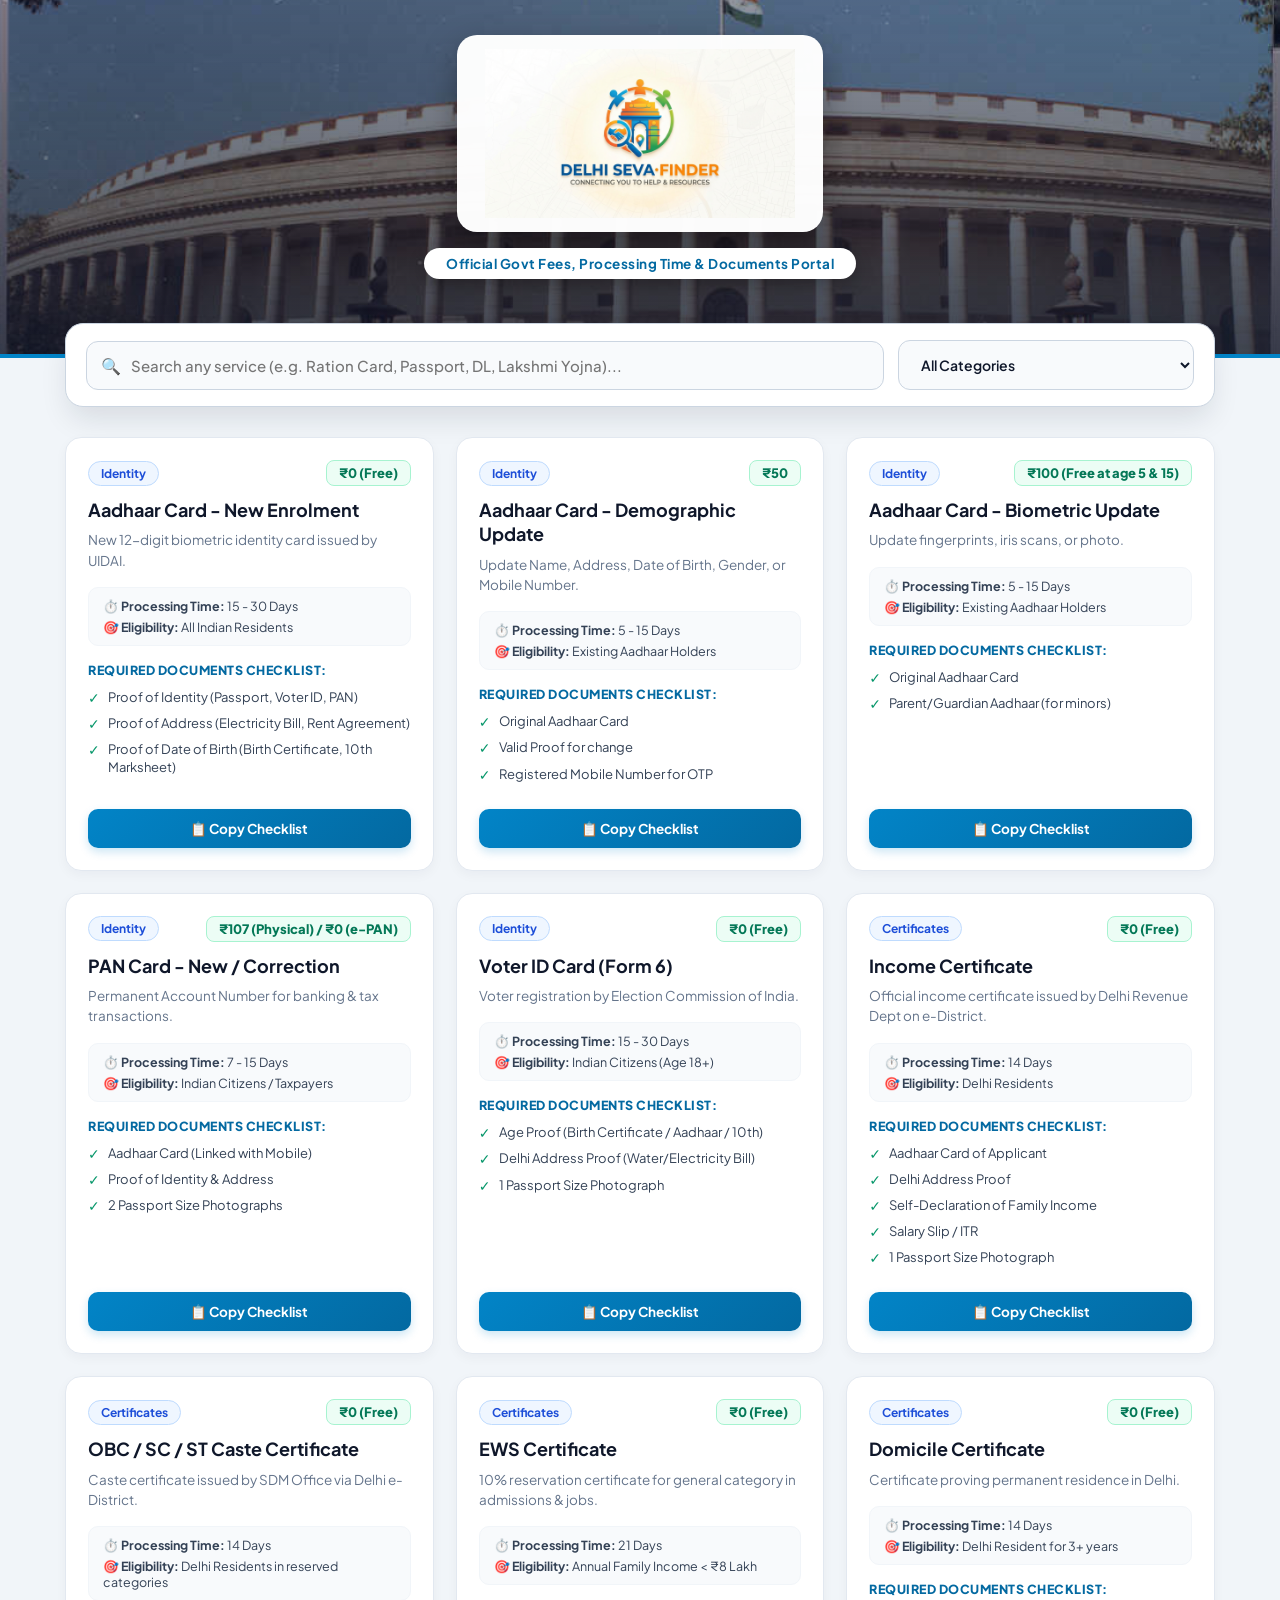
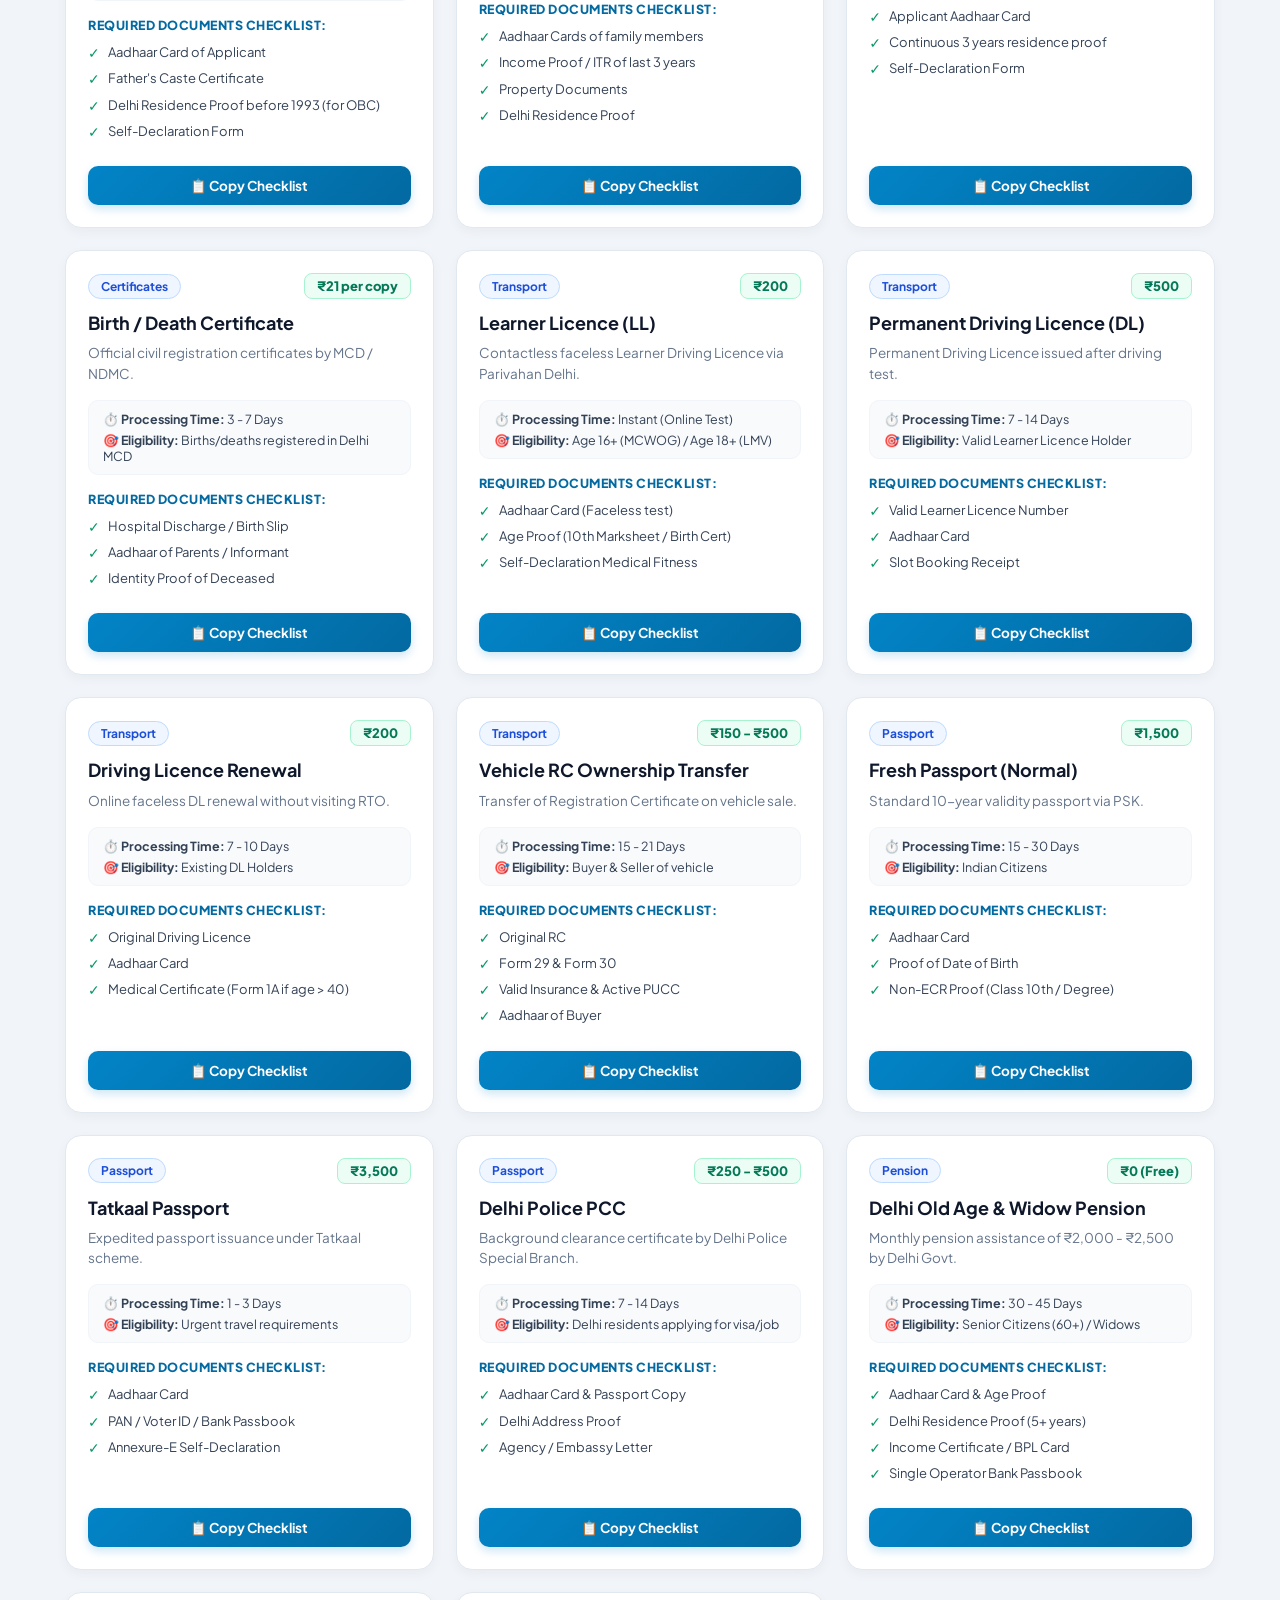
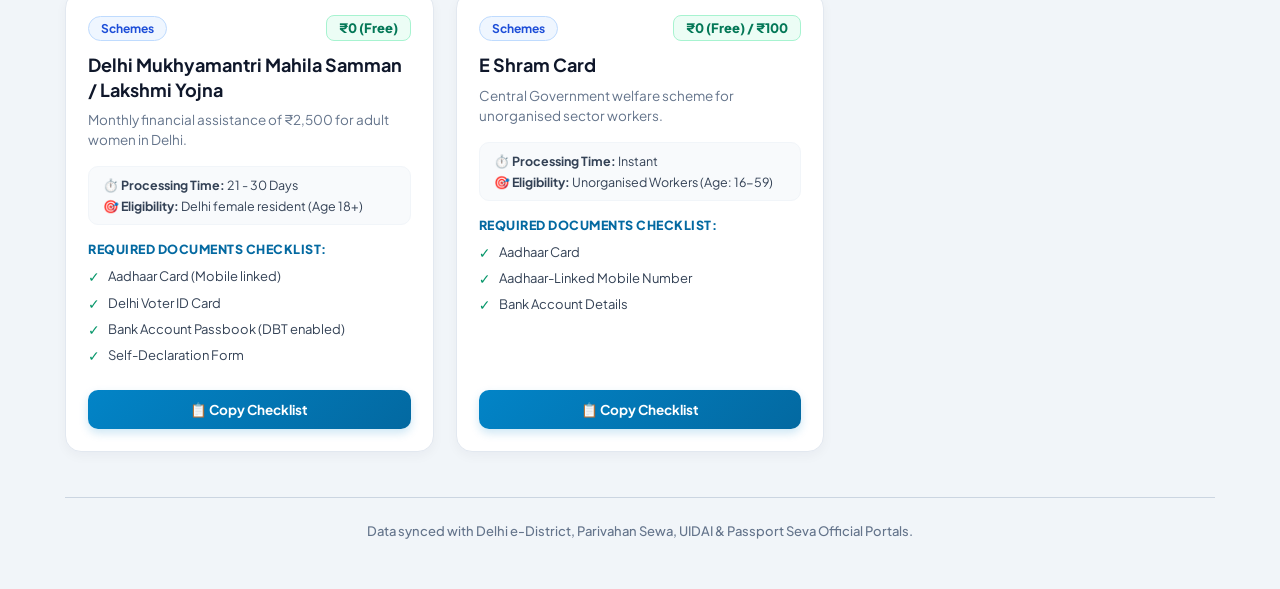
<file: index.html>
<!DOCTYPE html>
<html lang="hi">
<head>
  <meta charset="UTF-8">
  <meta name="google-site-verification" content="google2bc5ee1a9f538f76" />
  <meta name="viewport" content="width=device-width, initial-scale=1.0">
  <title>Delhi Seva Finder - Official Government Services & Documents</title>
  <link rel="icon" href="logo.png">
  <link rel="preconnect" href="https://fonts.googleapis.com">
  <link rel="preconnect" href="https://fonts.gstatic.com" crossorigin>
  <link href="https://fonts.googleapis.com/css2?family=Plus+Jakarta+Sans:wght@400;500;600;700;800&display=swap" rel="stylesheet">
  
  <style>
    * { box-sizing: border-box; margin: 0; padding: 0; font-family: 'Plus Jakarta Sans', system-ui, -apple-system, sans-serif; }
    
    body { 
      background-color: #f1f5f9;
      color: #0f172a;
      min-height: 100vh;
    }

    /* Custom Uploaded Parliament Landscape Banner */
    .hero-banner {
      width: 100%;
      background: linear-gradient(180deg, rgba(15, 23, 42, 0.45) 0%, rgba(15, 23, 42, 0.8) 100%), 
                  url('parliament.jpg') no-repeat center 30%;
      background-size: cover;
      padding: 35px 15px 75px 15px;
      text-align: center;
      position: relative;
      border-bottom: 4px solid #0284c7;
    }

    .brand-logo-card {
      background: rgba(255, 255, 255, 0.98);
      padding: 14px 28px;
      border-radius: 20px;
      box-shadow: 0 15px 35px rgba(0, 0, 0, 0.35);
      margin-bottom: 12px;
      display: inline-block;
    }

    .brand-logo {
      width: 100%;
      max-width: 310px;
      height: auto;
      display: block;
    }

    .header-tagline {
      display: inline-block;
      background: #ffffff;
      color: #0369a1;
      font-size: 13.5px;
      font-weight: 700;
      letter-spacing: 0.5px;
      padding: 7px 22px;
      border-radius: 30px;
      box-shadow: 0 6px 16px rgba(0, 0, 0, 0.25);
    }

    .container { 
      max-width: 1180px; 
      margin: -35px auto 50px auto; 
      padding: 0 15px; 
      position: relative;
      z-index: 10;
    }

    .controls-wrapper {
      background: #ffffff;
      border: 1.5px solid #cbd5e1;
      border-radius: 18px;
      padding: 16px 20px;
      margin-bottom: 30px;
      box-shadow: 0 15px 30px -5px rgba(15, 23, 42, 0.12);
      display: flex;
      flex-wrap: wrap;
      gap: 14px;
      align-items: center;
      justify-content: space-between;
    }

    .search-box {
      flex: 1;
      min-width: 280px;
      position: relative;
    }

    .search-input { 
      width: 100%;
      padding: 14px 16px 14px 44px; 
      background: #f8fafc; 
      border: 1.5px solid #cbd5e1; 
      border-radius: 12px; 
      color: #0f172a; 
      font-size: 15px; 
      font-weight: 500;
      outline: none; 
      transition: all 0.2s ease;
    }

    .search-input:focus { 
      border-color: #0284c7; 
      background: #ffffff;
      box-shadow: 0 0 0 4px rgba(2, 132, 199, 0.12);
    }

    .search-icon {
      position: absolute;
      left: 15px;
      top: 50%;
      transform: translateY(-50%);
      color: #64748b;
      font-size: 16px;
    }

    .category-select { 
      padding: 14px 18px; 
      background: #f8fafc; 
      border: 1.5px solid #cbd5e1; 
      border-radius: 12px; 
      color: #0f172a; 
      font-size: 14px; 
      font-weight: 600;
      outline: none; 
      cursor: pointer;
    }

    .category-select:focus {
      border-color: #0284c7;
      background: #fff;
    }

    .grid { display: grid; grid-template-columns: repeat(auto-fill, minmax(340px, 1fr)); gap: 22px; }
    
    .card { 
      background: #ffffff; 
      border: 1px solid #e2e8f0; 
      border-radius: 16px; 
      padding: 22px; 
      display: flex; 
      flex-direction: column; 
      justify-content: space-between; 
      box-shadow: 0 4px 12px rgba(15, 23, 42, 0.04);
      transition: transform 0.2s ease, box-shadow 0.2s ease;
    }

    .card:hover { 
      transform: translateY(-4px); 
      box-shadow: 0 16px 30px -8px rgba(15, 23, 42, 0.1); 
    }
    
    .card-top { display: flex; justify-content: space-between; align-items: center; margin-bottom: 12px; }
    
    .badge { 
      background: #eff6ff; 
      color: #1d4ed8; 
      font-size: 12px; 
      padding: 4px 12px; 
      border-radius: 20px; 
      font-weight: 700;
      border: 1px solid #bfdbfe;
    }

    .fee-tag { 
      background: #ecfdf5; 
      color: #047857; 
      font-size: 13px; 
      padding: 4px 12px; 
      border-radius: 8px; 
      font-weight: 800;
      border: 1px solid #a7f3d0;
    }
    
    .card h3 { 
      font-size: 18px; 
      font-weight: 700;
      color: #0f172a; 
      margin-bottom: 8px; 
      line-height: 1.35;
    }

    .desc { 
      font-size: 13.5px; 
      color: #64748b; 
      margin-bottom: 16px; 
      line-height: 1.5; 
    }
    
    .meta-box { 
      background: #f8fafc; 
      border: 1px solid #f1f5f9;
      padding: 10px 14px; 
      border-radius: 10px; 
      font-size: 12.5px; 
      color: #334155; 
      margin-bottom: 16px; 
    }

    .meta-box div { margin-bottom: 5px; }
    .meta-box div:last-child { margin-bottom: 0; }
    
    .doc-section h4 { 
      font-size: 12.5px; 
      color: #0369a1; 
      text-transform: uppercase; 
      margin-bottom: 10px; 
      letter-spacing: 0.5px; 
      font-weight: 800;
    }

    .doc-list { list-style: none; font-size: 13px; color: #334155; }
    .doc-list li { margin-bottom: 8px; position: relative; padding-left: 20px; line-height: 1.4; }
    .doc-list li::before { 
      content: "✓"; 
      position: absolute; 
      left: 0; 
      color: #059669; 
      font-weight: 900; 
      font-size: 14px;
    }
    
    .copy-btn { 
      margin-top: 18px; 
      width: 100%; 
      background: linear-gradient(135deg, #0284c7 0%, #0369a1 100%); 
      color: #ffffff; 
      border: none; 
      padding: 11px 16px; 
      border-radius: 10px; 
      cursor: pointer; 
      font-size: 13.5px; 
      font-weight: 700;
      box-shadow: 0 4px 10px rgba(2, 132, 199, 0.2);
    }

    footer { 
      text-align: center; 
      margin-top: 45px; 
      border-top: 1px solid #cbd5e1; 
      padding-top: 25px; 
      color: #64748b; 
      font-size: 13px; 
      font-weight: 500;
    }
  </style>
</head>
<body>

  <!-- Uploaded Parliament Landscape Banner -->
  <header class="hero-banner">
    <div class="brand-logo-card">
      <img src="logo.png" alt="Delhi Seva Finder Logo" class="brand-logo">
    </div>
    <div>
      <span class="header-tagline">Official Govt Fees, Processing Time & Documents Portal</span>
    </div>
  </header>

  <div class="container">
    <div class="controls-wrapper">
      <div class="search-box">
        <span class="search-icon">🔍</span>
        <input type="text" id="searchInput" class="search-input" placeholder="Search any service (e.g. Ration Card, Passport, DL, Lakshmi Yojna)..." oninput="renderServices()">
      </div>
      
      <select id="categorySelect" class="category-select" onchange="renderServices()">
        <option value="All">All Categories</option>
        <option value="Identity">Identity (Aadhaar / PAN / Voter)</option>
        <option value="Certificates">Certificates (Caste / Income / EWS)</option>
        <option value="Transport">Transport (DL / RC)</option>
        <option value="Passport">Passport & PCC</option>
        <option value="Pension">Pension</option>
        <option value="Schemes">Schemes & Welfare</option>
      </select>
    </div>

    <div id="serviceGrid" class="grid"></div>

    <footer>
      <p>Data synced with Delhi e-District, Parivahan Sewa, UIDAI & Passport Seva Official Portals.</p>
    </footer>
  </div>

  <script src="data.js"></script>

  <script>
    const fallbackData = [
      { id: 1, name: "Aadhaar Card - New Enrolment", category: "Identity", fee: "₹0 (Free)", time: "15 - 30 Days", eligibility: "All Indian Residents", desc: "New 12-digit biometric identity card issued by UIDAI.", docs: ["Proof of Identity (Passport, Voter ID, PAN)", "Proof of Address (Electricity Bill, Rent Agreement)", "Proof of Date of Birth (Birth Certificate, 10th Marksheet)"] },
      { id: 2, name: "Aadhaar Card - Demographic Update", category: "Identity", fee: "₹50", time: "5 - 15 Days", eligibility: "Existing Aadhaar Holders", desc: "Update Name, Address, Date of Birth, Gender, or Mobile Number.", docs: ["Original Aadhaar Card", "Valid Proof for change", "Registered Mobile Number for OTP"] },
      { id: 3, name: "Aadhaar Card - Biometric Update", category: "Identity", fee: "₹100 (Free at age 5 & 15)", time: "5 - 15 Days", eligibility: "Existing Aadhaar Holders", desc: "Update fingerprints, iris scans, or photo.", docs: ["Original Aadhaar Card", "Parent/Guardian Aadhaar (for minors)"] },
      { id: 4, name: "PAN Card - New / Correction", category: "Identity", fee: "₹107 (Physical) / ₹0 (e-PAN)", time: "7 - 15 Days", eligibility: "Indian Citizens / Taxpayers", desc: "Permanent Account Number for banking & tax transactions.", docs: ["Aadhaar Card (Linked with Mobile)", "Proof of Identity & Address", "2 Passport Size Photographs"] },
      { id: 5, name: "Voter ID Card (Form 6)", category: "Identity", fee: "₹0 (Free)", time: "15 - 30 Days", eligibility: "Indian Citizens (Age 18+)", desc: "Voter registration by Election Commission of India.", docs: ["Age Proof (Birth Certificate / Aadhaar / 10th)", "Delhi Address Proof (Water/Electricity Bill)", "1 Passport Size Photograph"] },
      { id: 6, name: "Income Certificate", category: "Certificates", fee: "₹0 (Free)", time: "14 Days", eligibility: "Delhi Residents", desc: "Official income certificate issued by Delhi Revenue Dept on e-District.", docs: ["Aadhaar Card of Applicant", "Delhi Address Proof", "Self-Declaration of Family Income", "Salary Slip / ITR", "1 Passport Size Photograph"] },
      { id: 7, name: "OBC / SC / ST Caste Certificate", category: "Certificates", fee: "₹0 (Free)", time: "14 Days", eligibility: "Delhi Residents in reserved categories", desc: "Caste certificate issued by SDM Office via Delhi e-District.", docs: ["Aadhaar Card of Applicant", "Father's Caste Certificate", "Delhi Residence Proof before 1993 (for OBC)", "Self-Declaration Form"] },
      { id: 8, name: "EWS Certificate", category: "Certificates", fee: "₹0 (Free)", time: "21 Days", eligibility: "Annual Family Income < ₹8 Lakh", desc: "10% reservation certificate for general category in admissions & jobs.", docs: ["Aadhaar Cards of family members", "Income Proof / ITR of last 3 years", "Property Documents", "Delhi Residence Proof"] },
      { id: 9, name: "Domicile Certificate", category: "Certificates", fee: "₹0 (Free)", time: "14 Days", eligibility: "Delhi Resident for 3+ years", desc: "Certificate proving permanent residence in Delhi.", docs: ["Applicant Aadhaar Card", "Continuous 3 years residence proof", "Self-Declaration Form"] },
      { id: 10, name: "Birth / Death Certificate", category: "Certificates", fee: "₹21 per copy", time: "3 - 7 Days", eligibility: "Births/deaths registered in Delhi MCD", desc: "Official civil registration certificates by MCD / NDMC.", docs: ["Hospital Discharge / Birth Slip", "Aadhaar of Parents / Informant", "Identity Proof of Deceased"] },
      { id: 11, name: "Learner Licence (LL)", category: "Transport", fee: "₹200", time: "Instant (Online Test)", eligibility: "Age 16+ (MCWOG) / Age 18+ (LMV)", desc: "Contactless faceless Learner Driving Licence via Parivahan Delhi.", docs: ["Aadhaar Card (Faceless test)", "Age Proof (10th Marksheet / Birth Cert)", "Self-Declaration Medical Fitness"] },
      { id: 12, name: "Permanent Driving Licence (DL)", category: "Transport", fee: "₹500", time: "7 - 14 Days", eligibility: "Valid Learner Licence Holder", desc: "Permanent Driving Licence issued after driving test.", docs: ["Valid Learner Licence Number", "Aadhaar Card", "Slot Booking Receipt"] },
      { id: 13, name: "Driving Licence Renewal", category: "Transport", fee: "₹200", time: "7 - 10 Days", eligibility: "Existing DL Holders", desc: "Online faceless DL renewal without visiting RTO.", docs: ["Original Driving Licence", "Aadhaar Card", "Medical Certificate (Form 1A if age > 40)"] },
      { id: 14, name: "Vehicle RC Ownership Transfer", category: "Transport", fee: "₹150 - ₹500", time: "15 - 21 Days", eligibility: "Buyer & Seller of vehicle", desc: "Transfer of Registration Certificate on vehicle sale.", docs: ["Original RC", "Form 29 & Form 30", "Valid Insurance & Active PUCC", "Aadhaar of Buyer"] },
      { id: 15, name: "Fresh Passport (Normal)", category: "Passport", fee: "₹1,500", time: "15 - 30 Days", eligibility: "Indian Citizens", desc: "Standard 10-year validity passport via PSK.", docs: ["Aadhaar Card", "Proof of Date of Birth", "Non-ECR Proof (Class 10th / Degree)"] },
      { id: 16, name: "Tatkaal Passport", category: "Passport", fee: "₹3,500", time: "1 - 3 Days", eligibility: "Urgent travel requirements", desc: "Expedited passport issuance under Tatkaal scheme.", docs: ["Aadhaar Card", "PAN / Voter ID / Bank Passbook", "Annexure-E Self-Declaration"] },
      { id: 17, name: "Delhi Police PCC", category: "Passport", fee: "₹250 - ₹500", time: "7 - 14 Days", eligibility: "Delhi residents applying for visa/job", desc: "Background clearance certificate by Delhi Police Special Branch.", docs: ["Aadhaar Card & Passport Copy", "Delhi Address Proof", "Agency / Embassy Letter"] },
      { id: 18, name: "Delhi Old Age & Widow Pension", category: "Pension", fee: "₹0 (Free)", time: "30 - 45 Days", eligibility: "Senior Citizens (60+) / Widows", desc: "Monthly pension assistance of ₹2,000 - ₹2,500 by Delhi Govt.", docs: ["Aadhaar Card & Age Proof", "Delhi Residence Proof (5+ years)", "Income Certificate / BPL Card", "Single Operator Bank Passbook"] },
      { id: 19, name: "Delhi Mukhyamantri Mahila Samman / Lakshmi Yojna", category: "Schemes", fee: "₹0 (Free)", time: "21 - 30 Days", eligibility: "Delhi female resident (Age 18+)", desc: "Monthly financial assistance of ₹2,500 for adult women in Delhi.", docs: ["Aadhaar Card (Mobile linked)", "Delhi Voter ID Card", "Bank Account Passbook (DBT enabled)", "Self-Declaration Form"] },
      { id: 20, name: "E Shram Card", category: "Schemes", fee: "₹0 (Free) / ₹100", time: "Instant", eligibility: "Unorganised Workers (Age: 16-59)", desc: "Central Government welfare scheme for unorganised sector workers.", docs: ["Aadhaar Card", "Aadhaar-Linked Mobile Number", "Bank Account Details"] }
    ];

    function getActiveData() {
      if (typeof servicesData !== 'undefined' && Array.isArray(servicesData) && servicesData.length > 0) {
        return servicesData;
      }
      return fallbackData;
    }

    function renderServices() {
      const q = document.getElementById('searchInput').value.trim().toLowerCase();
      const cat = document.getElementById('categorySelect').value;
      const grid = document.getElementById('serviceGrid');
      const dataList = getActiveData();

      const filtered = dataList.filter(s => {
        const matchesQuery = s.name.toLowerCase().includes(q) || 
                             s.desc.toLowerCase().includes(q) || 
                             s.docs.some(d => d.toLowerCase().includes(q));
        const matchesCat = cat === 'All' || s.category === cat;
        return matchesQuery && matchesCat;
      });

      if (filtered.length === 0) {
        grid.innerHTML = `<div style="grid-column:1/-1; text-align:center; padding:50px; background:#fff; border-radius:16px; border:1px solid #e2e8f0; color:#64748b; font-weight:600;">Koi service nahi mili. Search query change karke dekhein.</div>`;
        return;
      }

      grid.innerHTML = filtered.map(s => `
        <div class="card">
          <div>
            <div class="card-top">
              <span class="badge">${s.category}</span>
              <span class="fee-tag">${s.fee}</span>
            </div>
            <h3>${s.name}</h3>
            <p class="desc">${s.desc}</p>
            
            <div class="meta-box">
              <div>⏱️ <b>Processing Time:</b> ${s.time}</div>
              <div>🎯 <b>Eligibility:</b> ${s.eligibility}</div>
            </div>

            <div class="doc-section">
              <h4>Required Documents Checklist:</h4>
              <ul class="doc-list">
                ${s.docs.map(doc => `<li>${doc}</li>`).join('')}
              </ul>
            </div>
          </div>

          <button class="copy-btn" onclick="copyChecklist('${s.name}', ${JSON.stringify(s.docs).replace(/"/g, '&quot;')})">📋 Copy Checklist</button>
        </div>
      `).join('');
    }

    function copyChecklist(title, docs) {
      const text = `📋 *${title} - Required Documents*\n\n` + docs.map((d, i) => `${i+1}. ${d}`).join('\n') + `\n\n📌 Check complete details on Delhi Seva Finder:\n` + window.location.href;
      navigator.clipboard.writeText(text);
      alert(`"${title}" checklist copied!`);
    }

    window.onload = renderServices;
  </script>
</body>
</html>
</file>
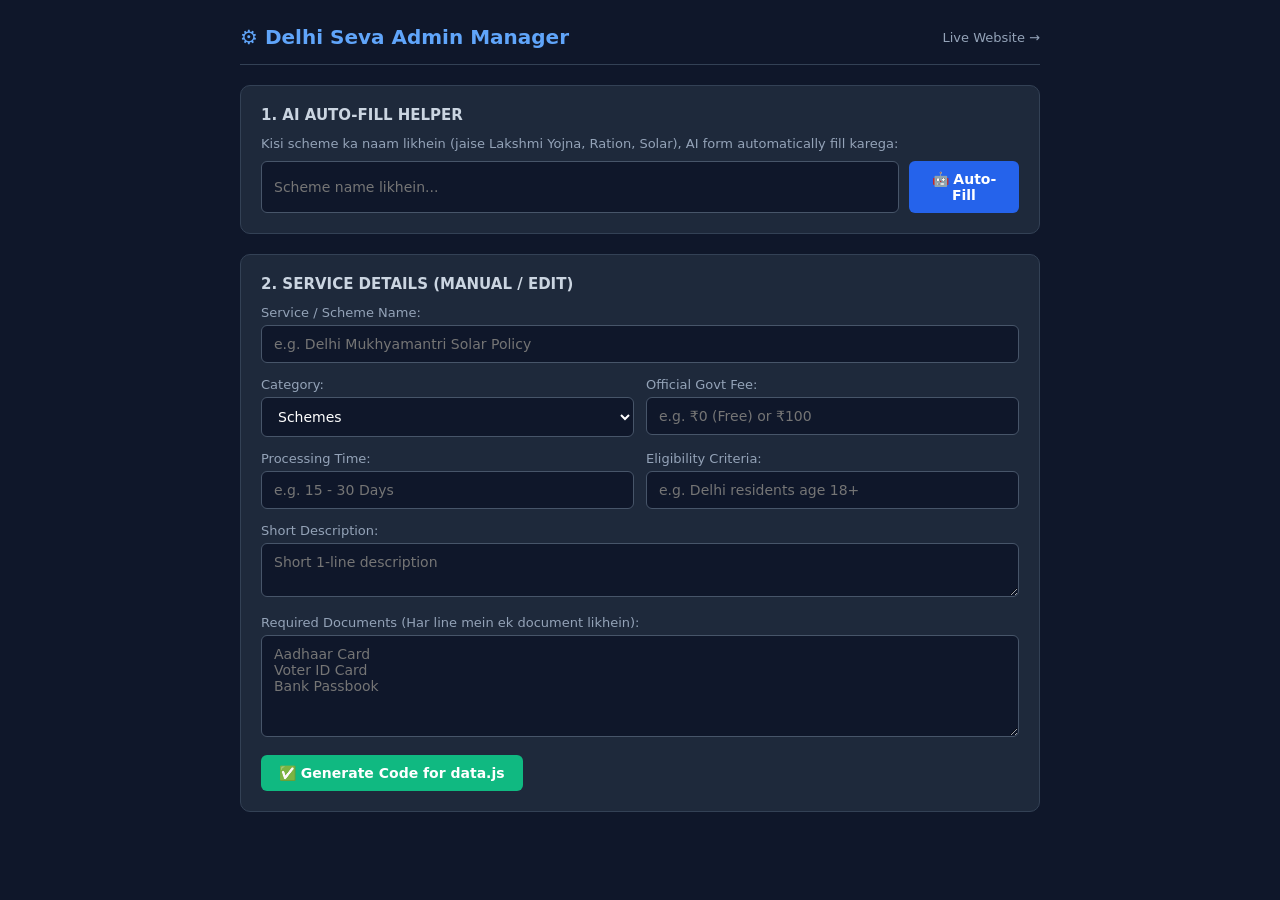
<file: admin.html>
<!DOCTYPE html>
<html lang="hi">
<head>
  <meta charset="UTF-8">
  <meta name="viewport" content="width=device-width, initial-scale=1.0">
  <title>Admin Portal - Delhi Seva Manager</title>
  <link rel="icon" href="data:image/svg+xml,<svg xmlns='http://www.w3.org/2000/svg' viewBox='0 0 100 100'><text y='.9em' font-size='90'>⚙️</text></svg>">
  <style>
    * { box-sizing: border-box; margin: 0; padding: 0; font-family: system-ui, -apple-system, BlinkMacSystemFont, "Segoe UI", Roboto, sans-serif; }
    body { background: #0f172a; color: #f8fafc; padding: 25px 15px; }
    .container { max-width: 800px; margin: 0 auto; }
    header { border-bottom: 1px solid #334155; padding-bottom: 15px; margin-bottom: 20px; display: flex; justify-content: space-between; align-items: center; }
    header h1 { font-size: 20px; color: #60a5fa; }
    .nav-link { color: #94a3b8; text-decoration: none; font-size: 13px; }
    .nav-link:hover { color: #fff; }
    .panel { background: #1e293b; border: 1px solid #334155; border-radius: 10px; padding: 20px; margin-bottom: 20px; }
    h2 { font-size: 15px; margin-bottom: 12px; color: #cbd5e1; text-transform: uppercase; }
    .form-group { margin-bottom: 14px; }
    label { display: block; font-size: 13px; color: #94a3b8; margin-bottom: 5px; font-weight: 500; }
    input[type="text"], textarea, select { width: 100%; padding: 10px 12px; background: #0f172a; border: 1px solid #475569; border-radius: 6px; color: #fff; font-size: 14px; outline: none; }
    input:focus, textarea:focus, select:focus { border-color: #3b82f6; }
    .btn { background: #2563eb; color: white; border: none; padding: 10px 18px; border-radius: 6px; cursor: pointer; font-size: 14px; font-weight: 600; }
    .btn:hover { background: #1d4ed8; }
    .btn-green { background: #10b981; }
    .btn-green:hover { background: #059669; }
    .output-box { background: #022c22; border: 1px solid #059669; padding: 15px; border-radius: 8px; margin-top: 15px; display: none; }
    .code-area { font-family: monospace; font-size: 12px; background: #0f172a; padding: 10px; border-radius: 4px; color: #34d399; width: 100%; height: 180px; margin-top: 10px; }
  </style>
</head>
<body>

  <div class="container">
    <header>
      <h1>⚙️ Delhi Seva Admin Manager</h1>
      <a href="index.html" class="nav-link" target="_blank">Live Website &rarr;</a>
    </header>

    <!-- AI Helper -->
    <div class="panel">
      <h2>1. AI Auto-Fill Helper</h2>
      <p style="font-size:13px; color:#94a3b8; margin-bottom:10px;">Kisi scheme ka naam likhein (jaise Lakshmi Yojna, Ration, Solar), AI form automatically fill karega:</p>
      <div style="display:flex; gap:10px;">
        <input type="text" id="aiInput" placeholder="Scheme name likhein..." />
        <button class="btn" onclick="autoFillAI()">🤖 Auto-Fill</button>
      </div>
    </div>

    <!-- Manual & Editable Form -->
    <div class="panel">
      <h2>2. Service Details (Manual / Edit)</h2>

      <div class="form-group">
        <label>Service / Scheme Name:</label>
        <input type="text" id="sName" placeholder="e.g. Delhi Mukhyamantri Solar Policy" />
      </div>

      <div style="display:grid; grid-template-columns:1fr 1fr; gap:12px;">
        <div class="form-group">
          <label>Category:</label>
          <select id="sCat">
            <option value="Schemes">Schemes</option>
            <option value="Identity">Identity</option>
            <option value="Certificates">Certificates</option>
            <option value="Transport">Transport</option>
            <option value="Passport">Passport</option>
            <option value="Pension">Pension</option>
          </select>
        </div>
        <div class="form-group">
          <label>Official Govt Fee:</label>
          <input type="text" id="sFee" placeholder="e.g. ₹0 (Free) or ₹100" />
        </div>
      </div>

      <div style="display:grid; grid-template-columns:1fr 1fr; gap:12px;">
        <div class="form-group">
          <label>Processing Time:</label>
          <input type="text" id="sTime" placeholder="e.g. 15 - 30 Days" />
        </div>
        <div class="form-group">
          <label>Eligibility Criteria:</label>
          <input type="text" id="sElig" placeholder="e.g. Delhi residents age 18+" />
        </div>
      </div>

      <div class="form-group">
        <label>Short Description:</label>
        <textarea id="sDesc" rows="2" placeholder="Short 1-line description"></textarea>
      </div>

      <div class="form-group">
        <label>Required Documents (Har line mein ek document likhein):</label>
        <textarea id="sDocs" rows="5" placeholder="Aadhaar Card&#10;Voter ID Card&#10;Bank Passbook"></textarea>
      </div>

      <button class="btn btn-green" onclick="generateSnippet()">✅ Generate Code for data.js</button>

      <!-- Output Area -->
      <div id="outputBox" class="output-box">
        <h4 style="color:#6ee7b7; margin-bottom:6px;">Ready to Paste!</h4>
        <p style="font-size:12px; color:#a7f3d0;">Is code ko copy karke apni <b>data.js</b> file ke bracket <code>[ ... ]</code> ke aakhir mein paste kar dein:</p>
        <textarea id="codeOutput" class="code-area" readonly></textarea>
        <button class="btn" style="margin-top:8px; font-size:12px; padding:6px 12px;" onclick="copyOutput()">📋 Copy to Clipboard</button>
      </div>
    </div>
  </div>

  <script>
    const presets = {
      "lakshmi": {
        name: "Delhi Mukhyamantri Mahila Samman / Lakshmi Yojna",
        cat: "Schemes",
        fee: "₹0 (Free)",
        time: "21 - 30 Days",
        elig: "Delhi female resident (Age 18+), Delhi Voter ID holder, Non-taxpayer",
        desc: "Monthly financial assistance of ₹2,500 for eligible adult women in Delhi.",
        docs: "Aadhaar Card (Mobile Number linked)\nDelhi Voter ID Card (Mandatory for residence proof)\nBank Account Passbook (Aadhaar linked / DBT enabled)\nSelf-Declaration Form (Non-taxpayer & non-govt employee)\nPassport Size Photograph"
      },
      "solar": {
        name: "Delhi Solar Policy Subsidy Scheme",
        cat: "Schemes",
        fee: "₹0 (Application Free)",
        time: "30 Days",
        elig: "Delhi residential electricity consumers installing rooftop solar",
        desc: "State rooftop solar subsidy along with net-metering benefits.",
        docs: "Latest Electricity Bill (CA Number)\nAadhaar Card of Consumer\nProperty Ownership Document / NOC\nBank Account Details for Subsidy\nRooftop Photograph"
      }
    };

    function autoFillAI() {
      const q = document.getElementById('aiInput').value.trim().toLowerCase();
      if (!q) return alert('Kripya scheme ka naam likhein.');

      let found = false;
      for (let k in presets) {
        if (q.includes(k)) {
          document.getElementById('sName').value = presets[k].name;
          document.getElementById('sCat').value = presets[k].cat;
          document.getElementById('sFee').value = presets[k].fee;
          document.getElementById('sTime').value = presets[k].time;
          document.getElementById('sElig').value = presets[k].elig;
          document.getElementById('sDesc').value = presets[k].desc;
          document.getElementById('sDocs').value = presets[k].docs;
          found = true;
          break;
        }
      }

      if (!found) {
        document.getElementById('sName').value = document.getElementById('aiInput').value.trim();
        document.getElementById('sCat').value = 'Schemes';
        document.getElementById('sFee').value = '₹0 (Free)';
        document.getElementById('sTime').value = '15 - 30 Days';
        document.getElementById('sElig').value = 'Delhi Residents';
        document.getElementById('sDesc').value = 'Official Delhi Government welfare scheme.';
        document.getElementById('sDocs').value = "Aadhaar Card\nDelhi Address Proof\nBank Account Passbook\nPassport Photograph";
      }

      alert('Form fill ho gaya hai! Aap manually isko edit ya review kar sakte hain.');
    }

    function generateSnippet() {
      const name = document.getElementById('sName').value.trim();
      if (!name) return alert('Kripya Service Name likhein.');

      const docsArray = document.getElementById('sDocs').value
        .split('\n')
        .map(d => d.trim())
        .filter(d => d.length > 0);

      const obj = {
        id: Date.now(),
        name: name,
        category: document.getElementById('sCat').value,
        fee: document.getElementById('sFee').value.trim() || '₹0 (Free)',
        time: document.getElementById('sTime').value.trim() || '15 Days',
        eligibility: document.getElementById('sElig').value.trim() || 'Eligible residents',
        desc: document.getElementById('sDesc').value.trim() || '',
        docs: docsArray
      };

      const snippet = ",\n  " + JSON.stringify(obj, null, 2);
      document.getElementById('codeOutput').value = snippet;
      document.getElementById('outputBox').style.display = 'block';
    }

    function copyOutput() {
      const code = document.getElementById('codeOutput').value;
      navigator.clipboard.writeText(code);
      alert('Code copy ho gaya! data.js mein jaakar paste kar dein.');
    }
  </script>
</body>
</html>
</file>
